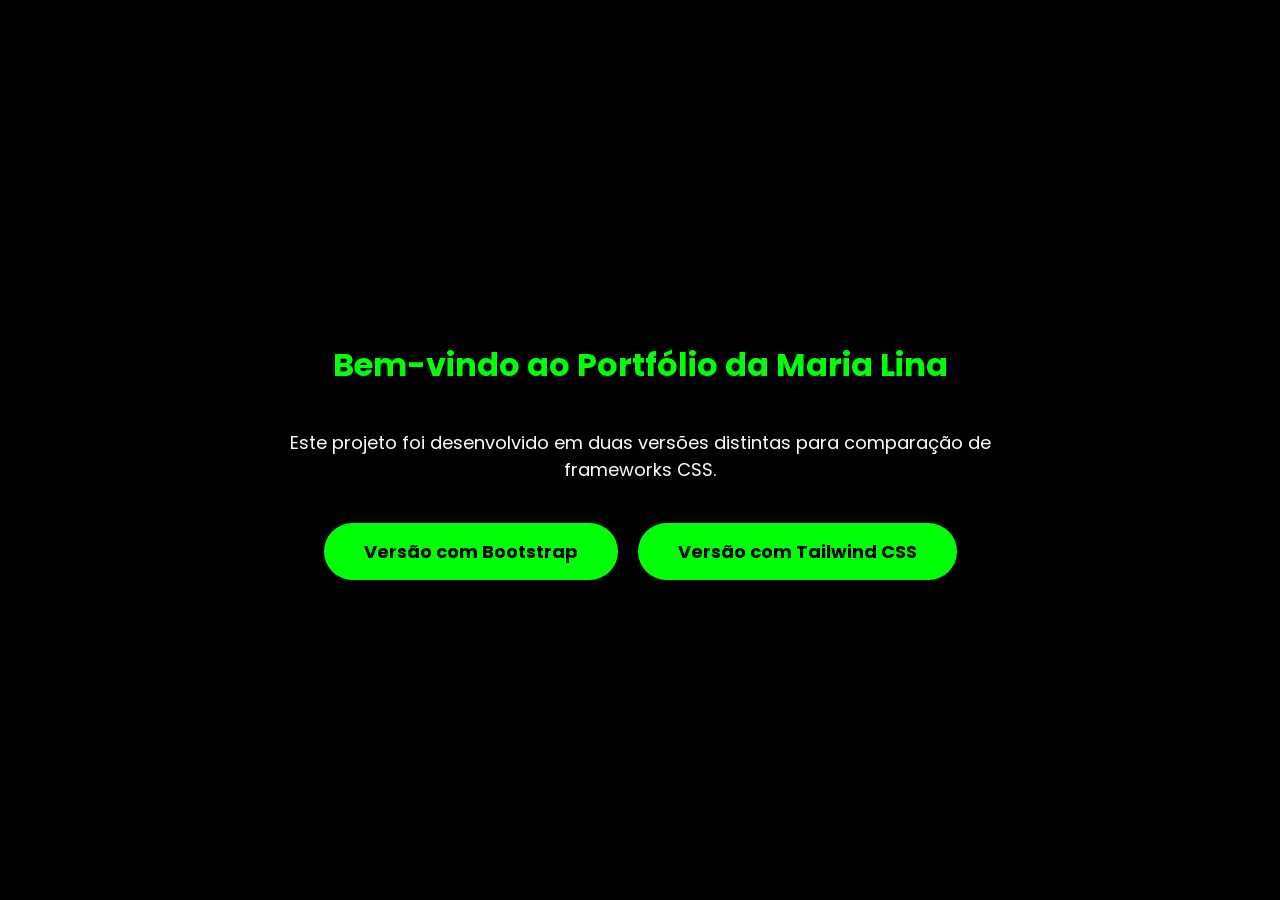
<file: index.html>
﻿<!DOCTYPE html>
<html lang="pt-br">
<head>
    <meta charset="UTF-8">
    <meta name="viewport" content="width=device-width, initial-scale=1.0">
    <title>Escolha a Versão - Agência Maria Lina</title>
    <link href="https://fonts.googleapis.com/css2?family=Poppins:wght@400;700&display=swap" rel="stylesheet">
    <style>
        body {
            margin: 0;
            padding: 0;
            box-sizing: border-box;
            font-family: 'Poppins', sans-serif;
            background-color: #000;
            color: #fff;
            display: flex;
            align-items: center;
            justify-content: center;
            height: 100vh;
            text-align: center;
        }
        .container {
            max-width: 800px;
            padding: 20px;
        }
        h1 {
            color: #00ff08;
            margin-bottom: 40px;
        }
        .options {
            display: flex;
            gap: 20px;
            justify-content: center;
            flex-wrap: wrap;
        }
        .btn {
            display: inline-block;
            padding: 15px 40px;
            font-size: 18px;
            font-weight: bold;
            color: #000;
            background-color: #00ff08;
            text-decoration: none;
            border-radius: 30px;
            transition: all 0.3s;
        }
        .btn:hover {
            background-color: #00cc06;
            transform: scale(1.05);
            box-shadow: 0 0 15px rgba(0, 255, 8, 0.5);
        }
    </style>
</head>
<body>
    <div class="container">
        <h1>Bem-vindo ao Portfólio da Maria Lina</h1>
        <p style="margin-bottom: 40px; font-size: 18px;">Este projeto foi desenvolvido em duas versões distintas para comparação de frameworks CSS.</p>
        <div class="options">
            <a href="bootstrap/index.html" class="btn">Versão com Bootstrap</a>
            <a href="tailwind%20css/index.html" class="btn">Versão com Tailwind CSS</a>
        </div>
    </div>
</body>
</html>
</file>
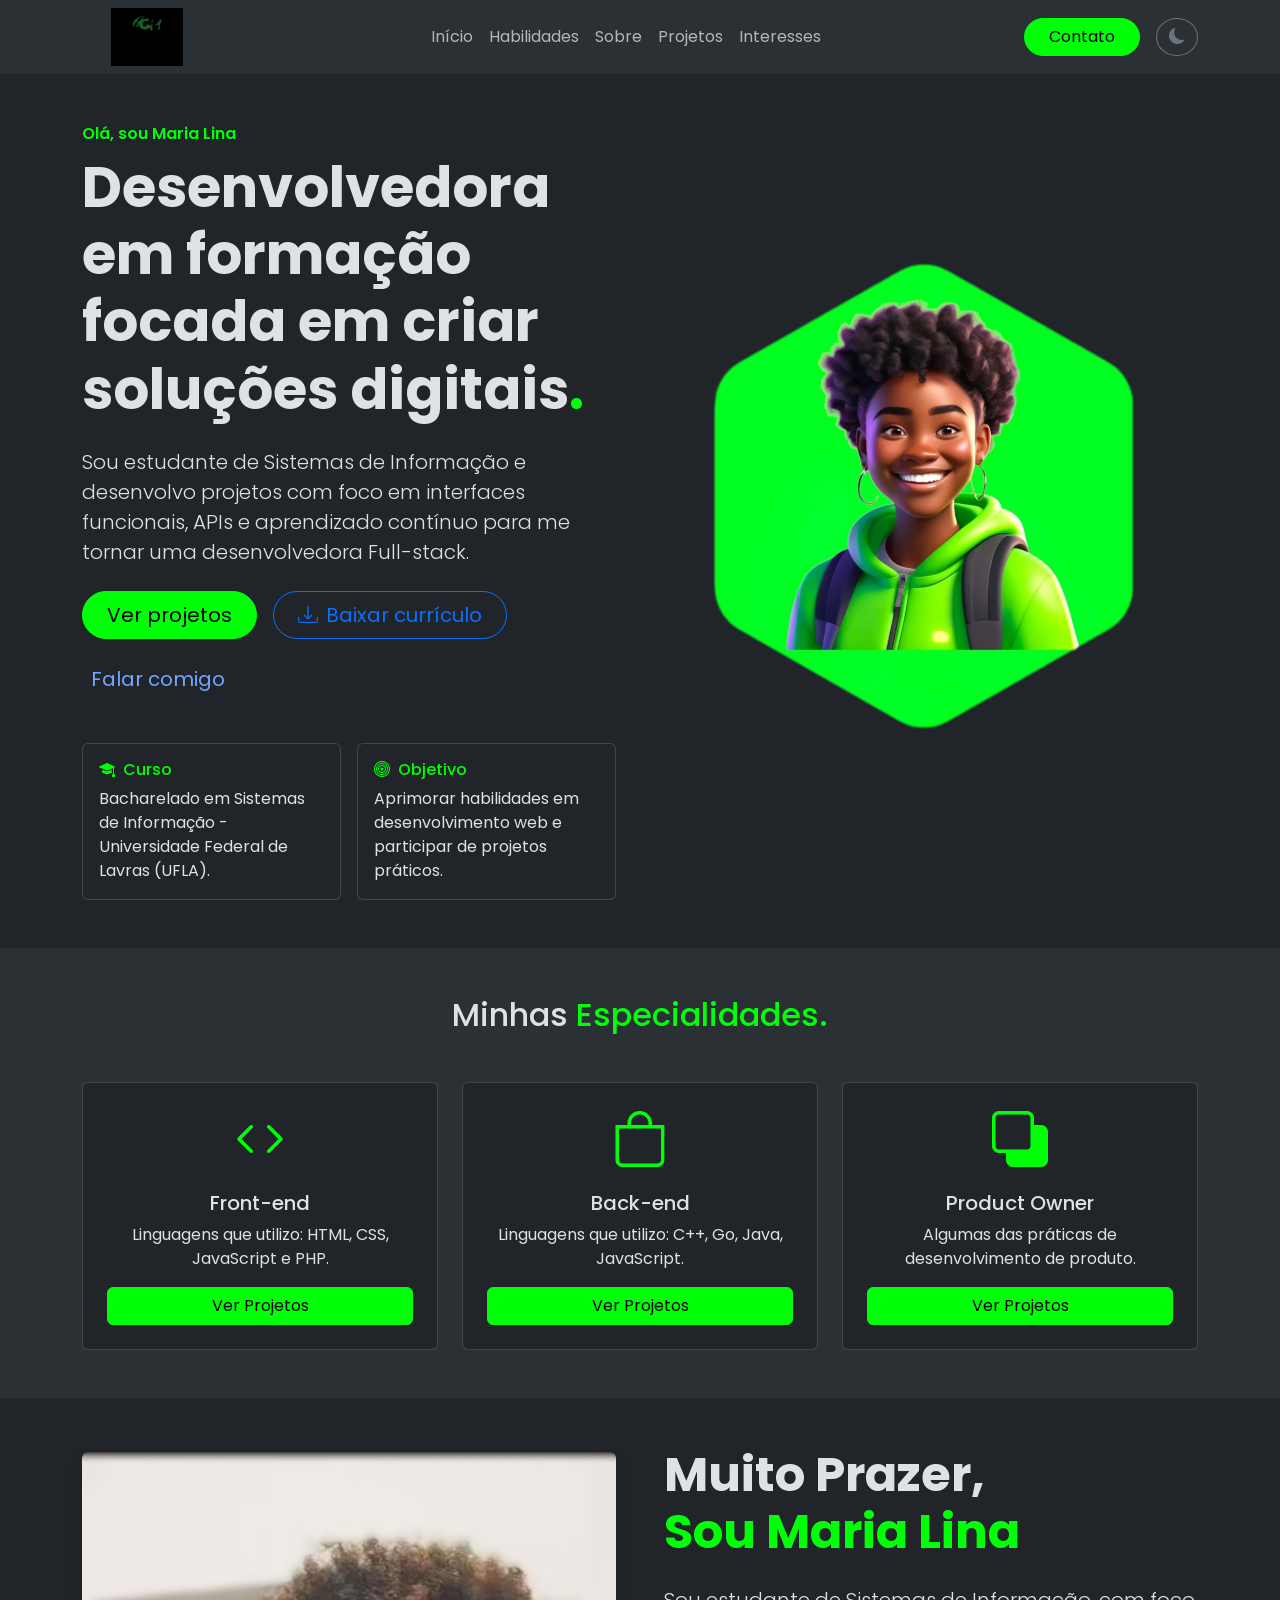
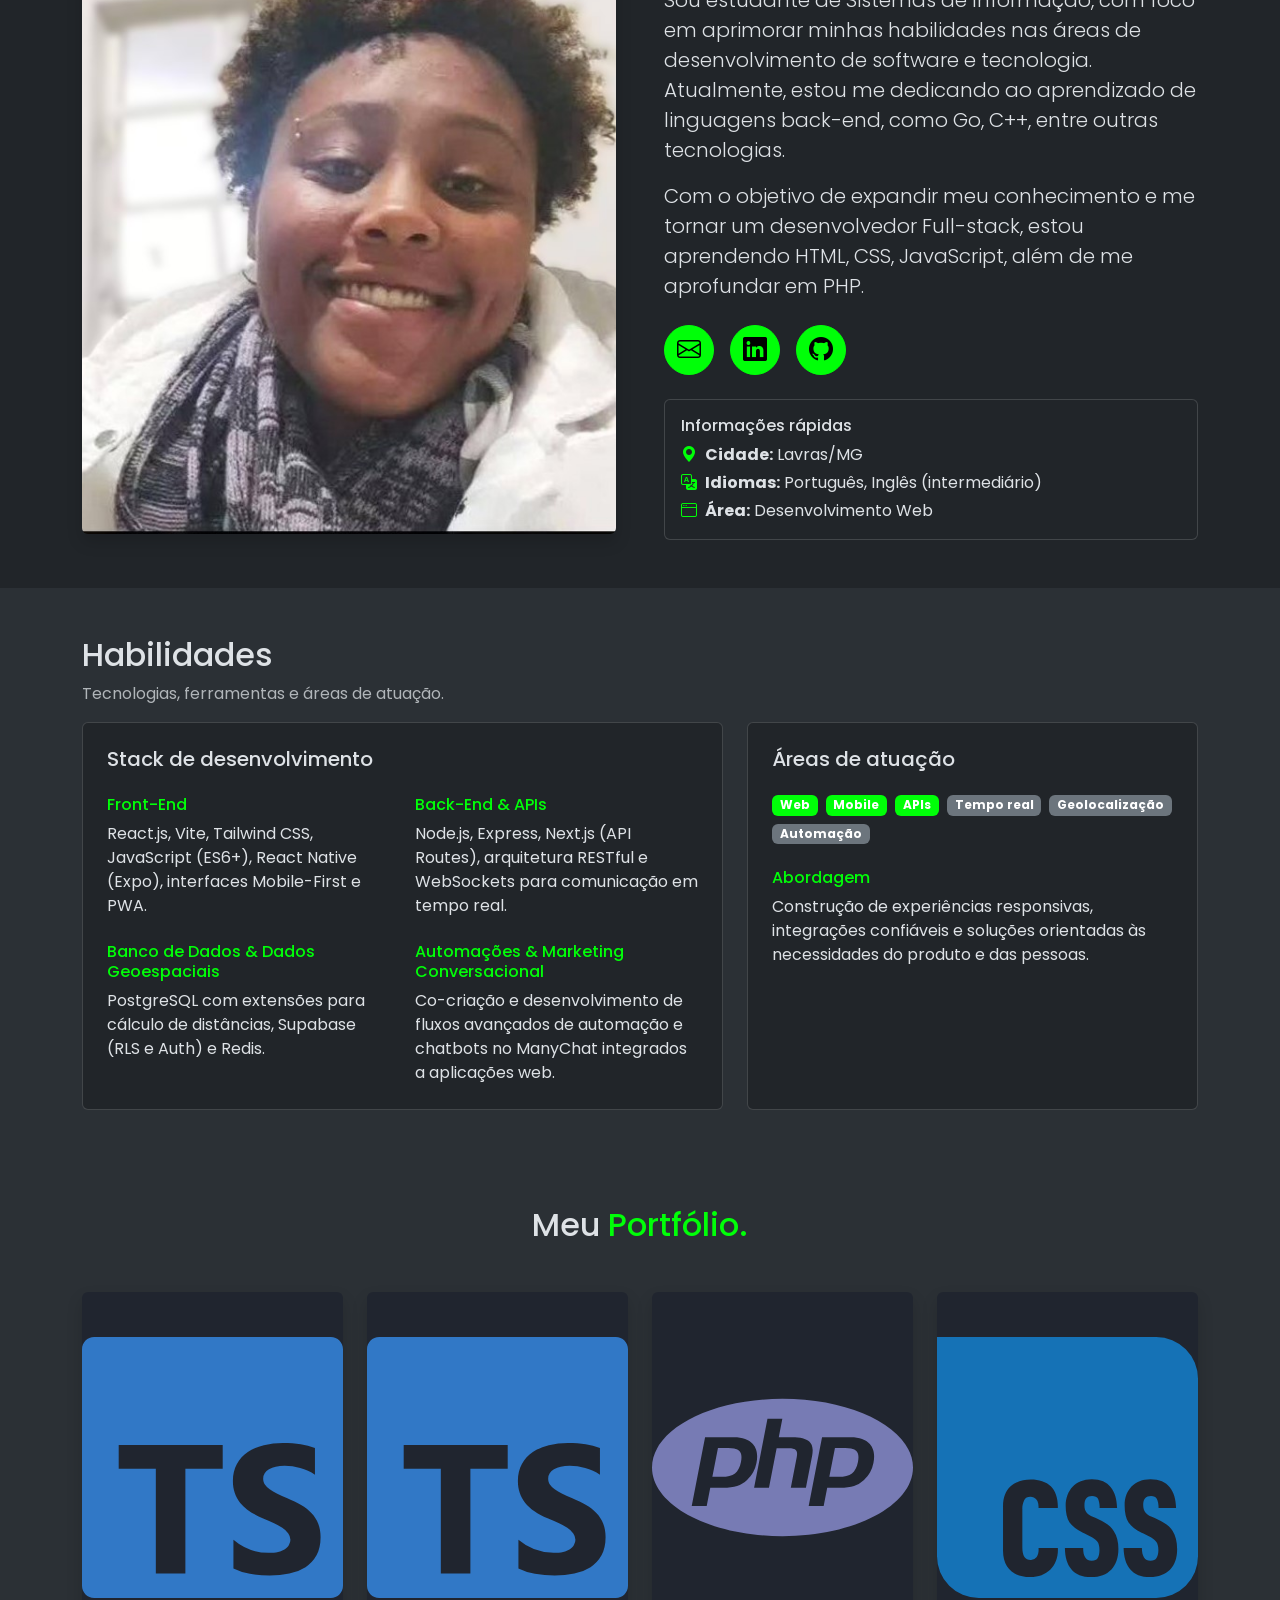
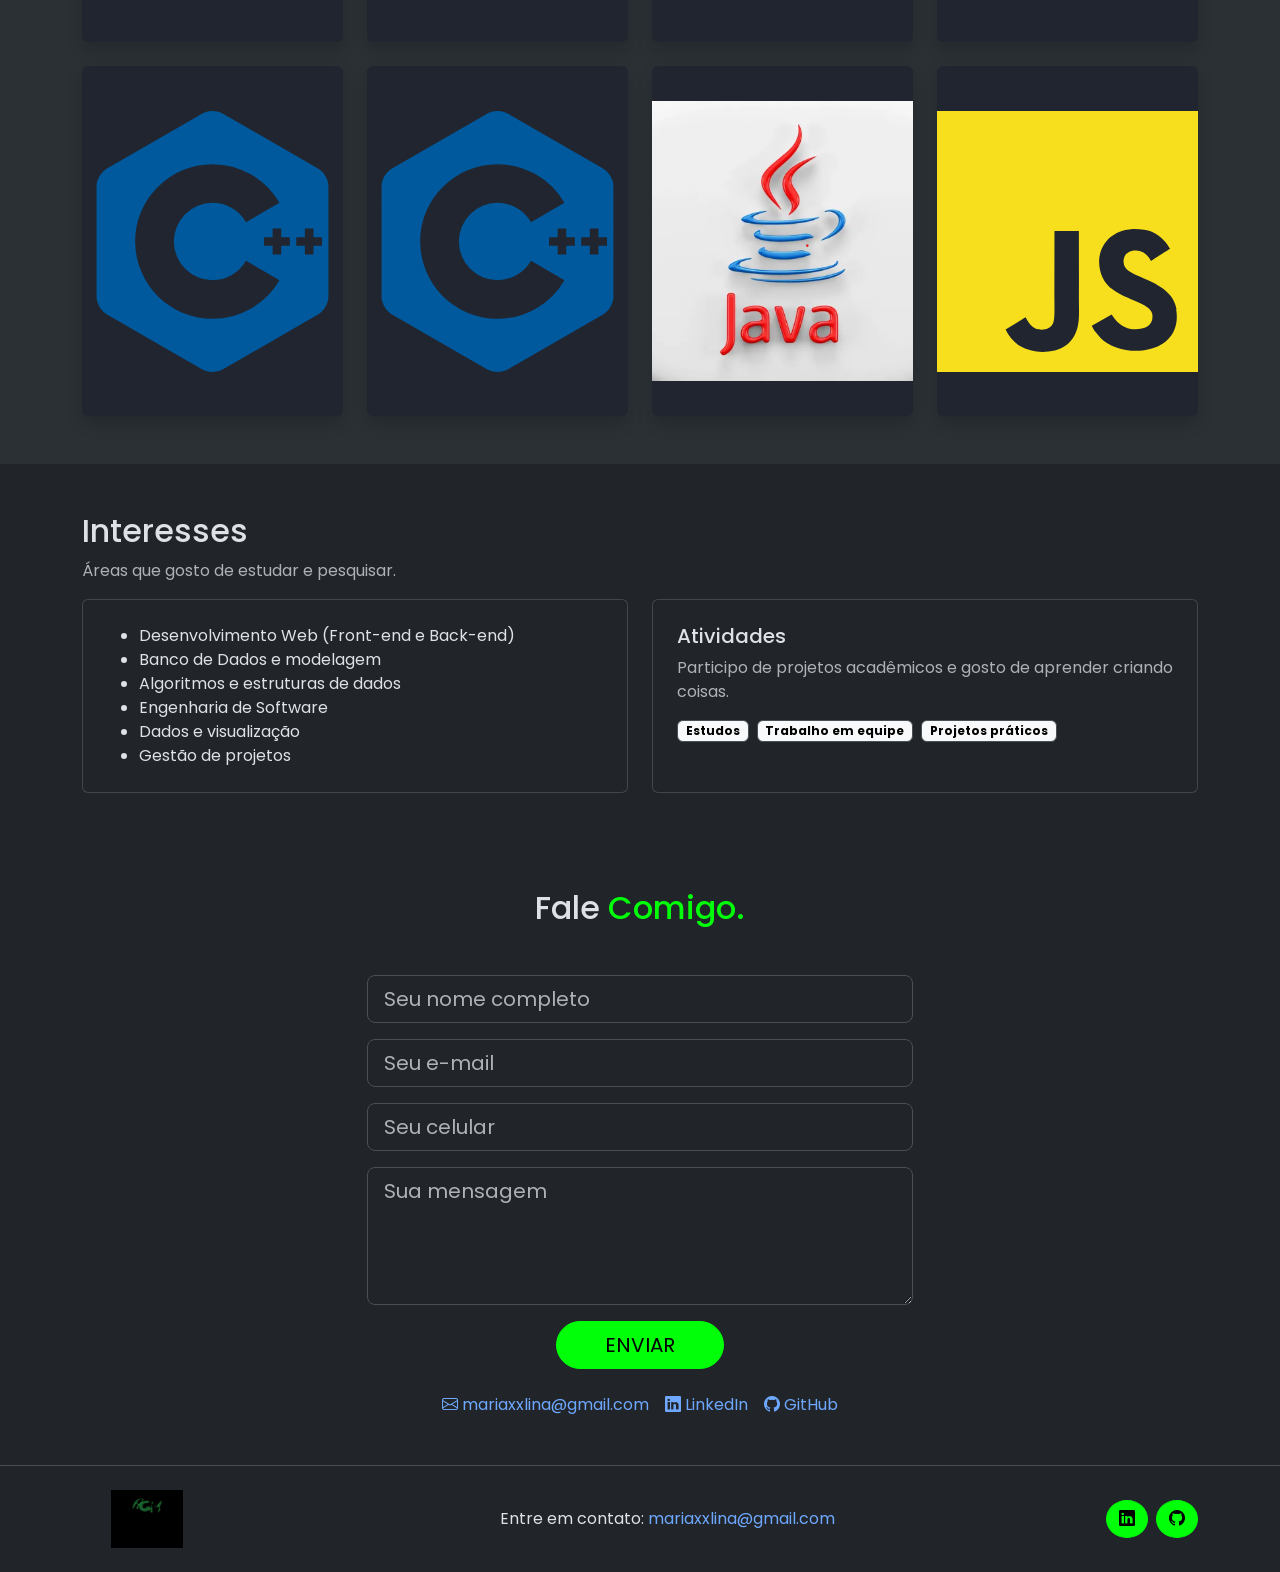
<file: bootstrap/index.html>
<!DOCTYPE html>
<html lang="pt-br" data-bs-theme="dark">
<head>
    <meta charset="UTF-8">
    <meta name="viewport" content="width=device-width, initial-scale=1.0">
    <title>Maria Lina | Desenvolvedora em formação</title>
    <!-- Conexão com Google Fonts -->
    <link href="https://fonts.googleapis.com/css2?family=Poppins:wght@100;400;700&display=swap" rel="stylesheet">
    <!-- Bootstrap CSS -->
    <link href="https://cdn.jsdelivr.net/npm/bootstrap@5.3.3/dist/css/bootstrap.min.css" rel="stylesheet">
    <!-- Ícones do Bootstrap -->
    <link rel="stylesheet" href="https://cdn.jsdelivr.net/npm/bootstrap-icons@1.11.3/font/bootstrap-icons.min.css">
    <!-- Estilos Customizados -->
    <link rel="stylesheet" href="assets/css/style.css">
</head>
<body>
    <nav class="navbar navbar-expand-lg bg-body-tertiary sticky-top">
      <div class="container">
        <a class="navbar-brand" href="#">
            <img src="assets/img/Untitled.jpg" alt="Logo" class="site-logo">
        </a>
        <button class="navbar-toggler" type="button" data-bs-toggle="collapse" data-bs-target="#navbarNav">
          <span class="navbar-toggler-icon"></span>
        </button>
        <div class="collapse navbar-collapse" id="navbarNav">
          <ul class="navbar-nav mx-auto">
            <li class="nav-item"><a class="nav-link" href="#inicio">Início</a></li>
                    <li class="nav-item"><a class="nav-link" href="#habilidades">Habilidades</a></li>
            <li class="nav-item"><a class="nav-link" href="#sobre">Sobre</a></li>
            <li class="nav-item"><a class="nav-link" href="#projetos">Projetos</a></li>
                    <li class="nav-item"><a class="nav-link" href="#interesses">Interesses</a></li>
          </ul>
          <div class="d-flex align-items-center gap-3">
              <a href="#contato" class="btn btn-primary rounded-pill px-4">Contato</a>
              <button class="btn btn-outline-secondary rounded-circle" id="theme-toggle" aria-label="Alternar tema">
                  <i class="bi bi-moon-fill" id="theme-icon"></i>
              </button>
          </div>
        </div>
      </div>
    </nav>

    <main>
        <section id="inicio" class="py-5">
            <div class="container">
                <div class="row align-items-center g-5">
                    <div class="col-lg-6 order-2 order-lg-1">
                        <p class="text-primary fw-semibold mb-2">Olá, sou Maria Lina</p>
                        <h1 class="display-4 fw-bold">Desenvolvedora em formação focada em criar soluções digitais<span class="text-primary">.</span></h1>
                        <p class="lead my-4">Sou estudante de Sistemas de Informação e desenvolvo projetos com foco em interfaces funcionais, APIs e aprendizado contínuo para me tornar uma desenvolvedora Full-stack.</p>
                        <div class="d-flex flex-wrap gap-3">
                            <a href="#projetos" class="btn btn-primary btn-lg rounded-pill px-4">Ver projetos</a>
                            <a href="../curriculo_maria_linaa.pdf" download="curriculo-maria-lina.pdf" class="btn btn-outline-primary btn-lg rounded-pill px-4"><i class="bi bi-download me-2"></i>Baixar currículo</a>
                            <a href="#contato" class="btn btn-link btn-lg text-decoration-none px-2">Falar comigo</a>
                        </div>
                        <div class="row g-3 mt-4">
                            <div class="col-md-6"><div class="card h-100 p-3 custom-card"><h3 class="h6 text-primary"><i class="bi bi-mortarboard-fill me-2"></i>Curso</h3><p class="mb-0">Bacharelado em Sistemas de Informação - Universidade Federal de Lavras (UFLA).</p></div></div>
                            <div class="col-md-6"><div class="card h-100 p-3 custom-card"><h3 class="h6 text-primary"><i class="bi bi-bullseye me-2"></i>Objetivo</h3><p class="mb-0">Aprimorar habilidades em desenvolvimento web e participar de projetos práticos.</p></div></div>
                        </div>
                    </div>
                    <div class="col-lg-6 order-1 order-lg-2 text-center text-lg-end">
                        <img src="assets/img/preview-Photoroom_preview_rev_1.png" class="img-fluid floating-img" alt="Topo">
                    </div>
                </div>
            </div>
        </section>

        <section id="especialidades" class="py-5 bg-body-tertiary">
            <div class="container text-center">
                <h2 class="mb-5">Minhas <span class="text-primary">Especialidades.</span></h2>
                <div class="row g-4">
                    <div class="col-md-4">
                        <div class="card h-100 p-4 custom-card">
                            <i class="bi bi-code display-4 text-primary mb-3"></i>
                            <h3 class="h5">Front-end</h3>
                            <p>Linguagens que utilizo: HTML, CSS, JavaScript e PHP.</p>
                            <a href="https://github.com/Marialinaa" target="_blank" class="btn btn-primary mt-auto">Ver Projetos</a>
                        </div>
                    </div>
                    <div class="col-md-4">
                        <div class="card h-100 p-4 custom-card">
                            <i class="bi bi-bag display-4 text-primary mb-3"></i>
                            <h3 class="h5">Back-end</h3>
                            <p>Linguagens que utilizo: C++, Go, Java, JavaScript.</p>
                            <a href="https://github.com/Marialinaa" target="_blank" class="btn btn-primary mt-auto">Ver Projetos</a>
                        </div>
                    </div>
                    <div class="col-md-4">
                        <div class="card h-100 p-4 custom-card">
                            <i class="bi bi-back display-4 text-primary mb-3"></i>
                            <h3 class="h5">Product Owner</h3>
                            <p>Algumas das práticas de desenvolvimento de produto.</p>
                            <a href="https://github.com/Marialinaa" target="_blank" class="btn btn-primary mt-auto">Ver Projetos</a>
                        </div>
                    </div>
                </div>
            </div>
        </section>

        <section id="sobre" class="py-5">
            <div class="container">
                <div class="row align-items-center g-5">
                    <div class="col-lg-6 text-center text-lg-start">
                        <img src="assets/img/Imagem minhajpg.jpg" class="img-fluid rounded shadow" alt="Sobre Maria Lina">
                    </div>
                    <div class="col-lg-6">
                        <h2 class="display-5 fw-bold mb-4">Muito Prazer, <br><span class="text-primary">Sou Maria Lina</span></h2>
                        <p class="lead">Sou estudante de Sistemas de Informação, com foco em aprimorar minhas habilidades nas áreas de desenvolvimento de software e tecnologia. Atualmente, estou me dedicando ao aprendizado de linguagens back-end, como Go, C++, entre outras tecnologias.</p>
                        <p class="lead mb-4">Com o objetivo de expandir meu conhecimento e me tornar um desenvolvedor Full-stack, estou aprendendo HTML, CSS, JavaScript, além de me aprofundar em PHP.</p>
                        <div class="d-flex gap-3">
                            <a href="mailto:mariaxxlina@gmail.com" class="btn btn-primary rounded-circle fs-4" style="width: 50px; height: 50px; display:flex; align-items:center; justify-content:center;"><i class="bi bi-envelope"></i></a>
                            <a href="https://www.linkedin.com/in/maria-lina-7b61b7235/" class="btn btn-primary rounded-circle fs-4" style="width: 50px; height: 50px; display:flex; align-items:center; justify-content:center;"><i class="bi bi-linkedin"></i></a>
                            <a href="https://github.com/Marialinaa" class="btn btn-primary rounded-circle fs-4" style="width: 50px; height: 50px; display:flex; align-items:center; justify-content:center;"><i class="bi bi-github"></i></a>
                        </div>
                        <div class="card p-3 mt-4"><h3 class="h6">Informações rápidas</h3><p class="mb-1"><i class="bi bi-geo-alt-fill text-primary me-2"></i><strong>Cidade:</strong> Lavras/MG</p><p class="mb-1"><i class="bi bi-translate text-primary me-2"></i><strong>Idiomas:</strong> Português, Inglês (intermediário)</p><p class="mb-0"><i class="bi bi-window text-primary me-2"></i><strong>Área:</strong> Desenvolvimento Web</p></div>
                    </div>
                </div>
            </div>
        </section>

        <section id="habilidades" class="py-5 bg-body-tertiary">
            <div class="container">
                <h2>Habilidades</h2>
                <p class="text-body-secondary">Tecnologias, ferramentas e áreas de atuação.</p>
                <div class="row g-4">
                    <div class="col-lg-7">
                        <div class="card h-100 p-4">
                            <h3 class="h5 mb-4">Stack de desenvolvimento</h3>
                            <div class="row g-4">
                                <div class="col-md-6"><h4 class="h6 text-primary">Front-End</h4><p class="mb-0">React.js, Vite, Tailwind CSS, JavaScript (ES6+), React Native (Expo), interfaces Mobile-First e PWA.</p></div>
                                <div class="col-md-6"><h4 class="h6 text-primary">Back-End &amp; APIs</h4><p class="mb-0">Node.js, Express, Next.js (API Routes), arquitetura RESTful e WebSockets para comunicação em tempo real.</p></div>
                                <div class="col-md-6"><h4 class="h6 text-primary">Banco de Dados &amp; Dados Geoespaciais</h4><p class="mb-0">PostgreSQL com extensões para cálculo de distâncias, Supabase (RLS e Auth) e Redis.</p></div>
                                <div class="col-md-6"><h4 class="h6 text-primary">Automações &amp; Marketing Conversacional</h4><p class="mb-0">Co-criação e desenvolvimento de fluxos avançados de automação e chatbots no ManyChat integrados a aplicações web.</p></div>
                            </div>
                        </div>
                    </div>
                    <div class="col-lg-5">
                        <div class="card h-100 p-4">
                            <h3 class="h5 mb-4">Áreas de atuação</h3>
                            <div class="d-flex flex-wrap gap-2 mb-4"><span class="badge text-bg-primary">Web</span><span class="badge text-bg-primary">Mobile</span><span class="badge text-bg-primary">APIs</span><span class="badge text-bg-secondary">Tempo real</span><span class="badge text-bg-secondary">Geolocalização</span><span class="badge text-bg-secondary">Automação</span></div>
                            <h3 class="h6 text-primary">Abordagem</h3>
                            <p class="mb-0">Construção de experiências responsivas, integrações confiáveis e soluções orientadas às necessidades do produto e das pessoas.</p>
                        </div>
                    </div>
                </div>
            </div>
        </section>

        <section id="projetos" class="py-5 bg-body-tertiary">
            <div class="container text-center">
                <h2 class="mb-5">Meu <span class="text-primary">Portfólio.</span></h2>
                <div class="row g-4">
                    <div class="col-md-6 col-lg-3">
                        <a href="https://github.com/Marialinaa/Projeto-Aura-hub" target="_blank" class="text-decoration-none">
                            <div class="portfolio-item rounded shadow" style="background-image: url('assets/img/typescript.svg');">
                                <div class="portfolio-overlay flex-column p-3 text-center">
                                    <span class="fs-5 fw-bold mb-2">Projeto Aura Hub</span>
                                    <span class="fs-6 text-primary">TypeScript</span>
                                </div>
                            </div>
                        </a>
                    </div>
                    <div class="col-md-6 col-lg-3">
                        <a href="https://github.com/Marialinaa/aura-hubb-api" target="_blank" class="text-decoration-none">
                            <div class="portfolio-item rounded shadow" style="background-image: url('assets/img/typescript.svg');">
                                <div class="portfolio-overlay flex-column p-3 text-center">
                                    <span class="fs-5 fw-bold mb-2">Aura Hub API</span>
                                    <span class="fs-6 text-primary">TypeScript</span>
                                </div>
                            </div>
                        </a>
                    </div>
                    <div class="col-md-6 col-lg-3">
                        <a href="https://github.com/Marialinaa/Sistema-distribuidos-" target="_blank" class="text-decoration-none">
                            <div class="portfolio-item rounded shadow" style="background-image: url('assets/img/php.svg');">
                                <div class="portfolio-overlay flex-column p-3 text-center">
                                    <span class="fs-5 fw-bold mb-2">Sistemas Distribuídos</span>
                                    <span class="fs-6 text-primary">PHP</span>
                                </div>
                            </div>
                        </a>
                    </div>
                    <div class="col-md-6 col-lg-3">
                        <a href="https://github.com/Marialinaa/Desafio-dos-pares-" target="_blank" class="text-decoration-none">
                            <div class="portfolio-item rounded shadow" style="background-image: url('assets/img/css.svg');">
                                <div class="portfolio-overlay flex-column p-3 text-center">
                                    <span class="fs-5 fw-bold mb-2">Desafio dos Pares</span>
                                    <span class="fs-6 text-primary">CSS</span>
                                </div>
                            </div>
                        </a>
                    </div>
                    <div class="col-md-6 col-lg-3">
                        <a href="https://github.com/Marialinaa/Estrutura-de-Dados-" target="_blank" class="text-decoration-none">
                            <div class="portfolio-item rounded shadow" style="background-image: url('assets/img/cpp.svg');">
                                <div class="portfolio-overlay flex-column p-3 text-center">
                                    <span class="fs-5 fw-bold mb-2">Estrutura de Dados</span>
                                    <span class="fs-6 text-primary">C++</span>
                                </div>
                            </div>
                        </a>
                    </div>
                    <div class="col-md-6 col-lg-3">
                        <a href="https://github.com/Marialinaa/Exercicios-Ialg" target="_blank" class="text-decoration-none">
                            <div class="portfolio-item rounded shadow" style="background-image: url('assets/img/cpp.svg');">
                                <div class="portfolio-overlay flex-column p-3 text-center">
                                    <span class="fs-5 fw-bold mb-2">Exercícios IALG</span>
                                    <span class="fs-6 text-primary">C++</span>
                                </div>
                            </div>
                        </a>
                    </div>
                    <div class="col-md-6 col-lg-3">
                        <a href="https://github.com/Marialinaa/Exercicios-Java" target="_blank" class="text-decoration-none">
                            <div class="portfolio-item rounded shadow" style="background-image: url('assets/img/java.png');">
                                <div class="portfolio-overlay flex-column p-3 text-center">
                                    <span class="fs-5 fw-bold mb-2">Exercícios Java</span>
                                    <span class="fs-6 text-primary">Java</span>
                                </div>
                            </div>
                        </a>
                    </div>
                    <div class="col-md-6 col-lg-3">
                        <a href="https://github.com/Marialinaa/projeto_ger_oficina_mec" target="_blank" class="text-decoration-none">
                            <div class="portfolio-item rounded shadow" style="background-image: url('assets/img/javascript.svg');">
                                <div class="portfolio-overlay flex-column p-3 text-center">
                                    <span class="fs-5 fw-bold mb-2">Oficina Mecânica</span>
                                    <span class="fs-6 text-primary">JavaScript</span>
                                </div>
                            </div>
                        </a>
                    </div>
                </div>
            </div>
        </section>

        <section id="interesses" class="py-5"><div class="container"><h2>Interesses</h2><p class="text-body-secondary">Áreas que gosto de estudar e pesquisar.</p><div class="row g-4"><div class="col-lg-6"><div class="card h-100 p-4"><ul class="mb-0"><li>Desenvolvimento Web (Front-end e Back-end)</li><li>Banco de Dados e modelagem</li><li>Algoritmos e estruturas de dados</li><li>Engenharia de Software</li><li>Dados e visualização</li><li>Gestão de projetos</li></ul></div></div><div class="col-lg-6"><div class="card h-100 p-4"><h3 class="h5">Atividades</h3><p class="text-body-secondary">Participo de projetos acadêmicos e gosto de aprender criando coisas.</p><div class="d-flex flex-wrap gap-2"><span class="badge text-bg-light border">Estudos</span><span class="badge text-bg-light border">Trabalho em equipe</span><span class="badge text-bg-light border">Projetos práticos</span></div></div></div></div></div></section>

        <section id="contato" class="py-5">
            <div class="container">
                <h2 class="text-center mb-5">Fale <span class="text-primary">Comigo.</span></h2>
                <div class="row justify-content-center">
                    <div class="col-lg-6">
                        <form>
                            <div class="mb-3">
                                <input type="text" class="form-control form-control-lg" placeholder="Seu nome completo" required>
                            </div>
                            <div class="mb-3">
                                <input type="email" class="form-control form-control-lg" placeholder="Seu e-mail">
                            </div>
                            <div class="mb-3">
                                <input type="text" class="form-control form-control-lg" placeholder="Seu celular" required>
                            </div>
                            <div class="mb-3">
                                <textarea class="form-control form-control-lg" rows="4" placeholder="Sua mensagem" required></textarea>
                            </div>
                            <div class="text-center">
                                <button type="submit" class="btn btn-primary btn-lg rounded-pill px-5">ENVIAR</button>
                            </div>
                        </form>
                        <div class="d-flex flex-wrap justify-content-center gap-3 mt-4"><a href="mailto:mariaxxlina@gmail.com" class="text-decoration-none"><i class="bi bi-envelope me-1"></i>mariaxxlina@gmail.com</a><a href="https://www.linkedin.com/in/maria-lina-7b61b7235/" class="text-decoration-none"><i class="bi bi-linkedin me-1"></i>LinkedIn</a><a href="https://github.com/Marialinaa" class="text-decoration-none"><i class="bi bi-github me-1"></i>GitHub</a></div>
                    </div>
                </div>
            </div>
        </section>
    </main>

    <footer class="py-4 border-top">
        <div class="container">
            <div class="d-flex flex-column flex-md-row justify-content-between align-items-center">
                <a href="#" class="navbar-brand mb-0">
                    <img src="assets/img/Untitled.jpg" alt="Logo" class="site-logo">
                </a>
                <p class="my-3 my-md-0">Entre em contato: <a href="mailto:mariaxxlina@gmail.com" class="text-decoration-none">mariaxxlina@gmail.com</a></p>
                <div class="d-flex gap-2">
                    <a href="https://www.linkedin.com/in/maria-lina-7b61b7235/" class="btn btn-primary rounded-circle"><i class="bi bi-linkedin"></i></a>
                    <a href="https://github.com/Marialinaa" class="btn btn-primary rounded-circle"><i class="bi bi-github"></i></a>
                </div>
            </div>
        </div>
    </footer>

    <!-- Bootstrap JS -->
    <script src="https://cdn.jsdelivr.net/npm/bootstrap@5.3.3/dist/js/bootstrap.bundle.min.js"></script>
    <!-- Custom JS -->
    <script src="assets/js/main.js"></script>
</body>
</html>
</file>
<file: bootstrap/assets/css/style.css>
﻿:root {
  --bs-primary: #00ff08;
  --bs-primary-rgb: 0, 255, 8;
}

body {
  font-family: "Poppins", system-ui;
}

.btn-primary {
  --bs-btn-bg: #00ff08;
  --bs-btn-border-color: #00ff08;
  --bs-btn-hover-bg: #00cc06;
  --bs-btn-hover-border-color: #00cc06;
  --bs-btn-color: #000;
  --bs-btn-hover-color: #000;
}

.navbar-brand {
  display: flex;
  align-items: center;
  justify-content: center;
  padding: 0;
  margin-right: 1rem;
}

.site-logo {
  display: block;
  width: 130px;
  max-width: 100%;
  height: auto;
  object-fit: contain;
  max-height: 58px;
  filter: drop-shadow(0 0 0 rgba(0, 0, 0, 0));
}

.navbar-brand.mb-0 {
  margin-bottom: 0;
}

.text-primary {
  color: #00ff08 !important;
}

.floating-img {
  animation: flutuar 2s ease-in-out infinite alternate;
}

@keyframes flutuar {
  0% { transform: translateY(0); }
  100% { transform: translateY(-20px); }
}

.custom-card {
  transition: transform 0.3s, box-shadow 0.3s;
}

.custom-card:hover {
  transform: scale(1.05);
  box-shadow: 0 0 15px rgba(0, 255, 8, 0.5);
}

.portfolio-item {
  height: 350px;
  background-color: #20252f;
  background-size: contain;
  background-repeat: no-repeat;
  background-position: center;
  position: relative;
  overflow: hidden;
  cursor: pointer;
}

.portfolio-item:hover {
  background-position: center;
}

.portfolio-overlay {
  position: absolute;
  top: 0;
  left: 0;
  width: 100%;
  height: 100%;
  background-color: rgba(71, 71, 71, 0.9);
  display: flex;
  align-items: center;
  justify-content: center;
  font-size: 24px;
  font-weight: 600;
  color: #fff;
  opacity: 0;
  transition: opacity 0.5s;
}

.portfolio-item:hover .portfolio-overlay {
  opacity: 1;
}
</file>
